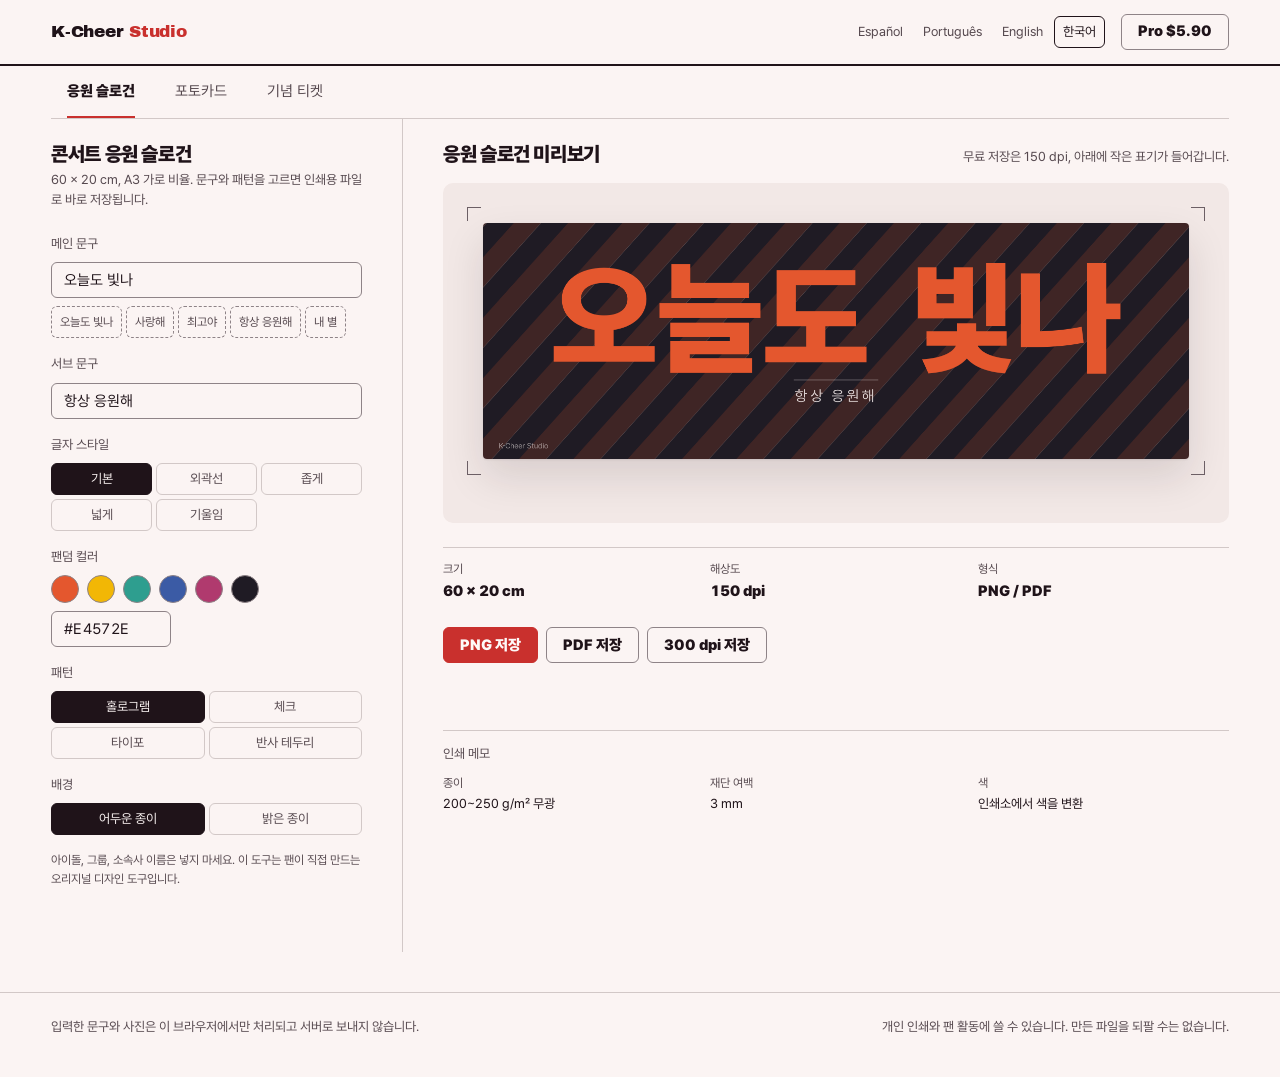
<file: index.html>
<!DOCTYPE html>
<html lang="ko">
  <head>
    <meta charset="utf-8" />
    <meta name="viewport" content="width=device-width, initial-scale=1" />
    <title>K-Cheer Studio · 콘서트 응원 슬로건과 포토카드 프레임 인쇄 도구</title>
    <meta
      name="description"
      content="팬덤 컬러와 문구로 콘서트 응원 슬로건, 투명 포토카드 프레임, 기념 티켓을 만들어 인쇄용 PNG와 PDF로 저장하는 도구입니다."
    />
    <link rel="icon" href="favicon.ico" sizes="any" />
    <link rel="icon" type="image/svg+xml" href="favicon.svg" />
    <link rel="apple-touch-icon" href="apple-touch-icon.png" />
    <link rel="stylesheet" href="css/tokens.css" />
    <link rel="stylesheet" href="css/app.css" />
  </head>
  <body>
    <a class="skip" href="#studio" data-i18n="skip">본문으로</a>

    <header class="topbar">
      <div class="topbar-in">
        <a class="wordmark" href="#slogan" aria-label="K-Cheer Studio">K-Cheer <span>Studio</span></a>

        <div class="lang" role="group" aria-label="Language" data-i18n-aria="nav.lang">
          <button class="lang-btn" type="button" data-set-lang="es" lang="es" aria-pressed="false">Español</button>
          <button class="lang-btn" type="button" data-set-lang="pt" lang="pt-BR" aria-pressed="false">Português</button>
          <button class="lang-btn" type="button" data-set-lang="en" lang="en" aria-pressed="false">English</button>
          <button class="lang-btn" type="button" data-set-lang="ko" lang="ko" aria-pressed="true">한국어</button>
        </div>

        <div class="pro-slot">
          <button class="btn btn-secondary" id="proToggle" type="button" aria-expanded="false" aria-controls="proPanel" data-i18n="pro.cta">
            Pro $5.90
          </button>
          <span class="pro-badge" id="proBadge" hidden>
            <svg width="12" height="12" viewBox="0 0 12 12" aria-hidden="true" focusable="false">
              <path d="M2.5 5V3.6a3.5 3.5 0 0 1 7 0V5" fill="none" stroke="currentColor" stroke-width="1.4" />
              <rect x="1.4" y="5" width="9.2" height="6" rx="1.2" fill="currentColor" opacity="0.2" />
              <rect x="1.4" y="5" width="9.2" height="6" rx="1.2" fill="none" stroke="currentColor" stroke-width="1.4" />
            </svg>
            <span data-i18n="pro.active">Pro 라이선스 활성</span>
          </span>
        </div>
      </div>

      <section class="pro-panel" id="proPanel" hidden aria-labelledby="proTitle">
        <div class="pro-panel-in">
          <div>
            <h2 id="proTitle" data-i18n="pro.panelTitle">Pro 팩 열기</h2>
            <p data-i18n="pro.panelBody">
              Pro는 프레임 20종, 300 dpi 출력, 하단 표기 제거를 엽니다. 구매 후 받은 라이선스 코드를 넣어 주세요.
            </p>
            <p class="fine" data-i18n="pro.buyLead">Gumroad 상점 링크는 아직 연결하지 않았습니다.</p>
          </div>
          <form class="code-form" id="codeForm" novalidate>
            <label class="visually-hidden" for="codeInput" data-i18n="pro.codeLabel">라이선스 코드</label>
            <input
              class="input"
              id="codeInput"
              name="license"
              type="text"
              autocomplete="off"
              spellcheck="false"
              placeholder="KCHEER-XXXX-0000"
              data-i18n-ph="pro.codePlaceholder"
            />
            <button class="btn btn-primary" type="submit" data-i18n="pro.apply">코드 확인</button>
            <p class="fine" id="codeMsg" role="status" aria-live="polite"></p>
          </form>
        </div>
      </section>
    </header>

    <main class="studio" id="studio">
      <div class="tabs" role="tablist" aria-label="Mode" data-i18n-aria="nav.tabs">
        <button class="tab" type="button" role="tab" id="tab-slogan" aria-controls="panel-slogan" aria-selected="true" data-mode="slogan" data-i18n="mode.slogan">
          응원 슬로건
        </button>
        <button class="tab" type="button" role="tab" id="tab-photo" aria-controls="panel-photo" aria-selected="false" tabindex="-1" data-mode="photo" data-i18n="mode.photo">
          포토카드
        </button>
        <button class="tab" type="button" role="tab" id="tab-ticket" aria-controls="panel-ticket" aria-selected="false" tabindex="-1" data-mode="ticket" data-i18n="mode.ticket">
          기념 티켓
        </button>
      </div>

      <div class="studio-grid">
        <div class="controls">
          <section class="panel" id="panel-slogan" role="tabpanel" aria-labelledby="tab-slogan" tabindex="0">
            <h2 data-i18n="slogan.title">콘서트 응원 슬로건</h2>
            <p class="panel-intro" data-i18n="slogan.intro">60 × 20 cm, A3 가로 비율. 문구와 패턴을 고르면 인쇄용 파일로 바로 저장됩니다.</p>

            <div class="field">
              <label class="label" for="sloganText" data-i18n="field.text">메인 문구</label>
              <input class="input" id="sloganText" type="text" maxlength="40" data-i18n-ph="slogan.phText" />
              <div class="chips" id="phraseChips">
                <button class="chip" type="button" data-phrase="p1"></button>
                <button class="chip" type="button" data-phrase="p2"></button>
                <button class="chip" type="button" data-phrase="p3"></button>
                <button class="chip" type="button" data-phrase="p4"></button>
                <button class="chip" type="button" data-phrase="p5"></button>
              </div>
            </div>

            <div class="field">
              <label class="label" for="sloganSub" data-i18n="field.sub">서브 문구</label>
              <input class="input" id="sloganSub" type="text" maxlength="60" data-i18n-ph="slogan.phSub" />
            </div>

            <div class="field">
              <span class="label" id="fontLabel" data-i18n="field.font">글자 스타일</span>
              <div class="seg" role="group" aria-labelledby="fontLabel" id="fontSeg">
                <button class="seg-btn" type="button" data-font="solid" aria-pressed="true" data-i18n="font.solid">Solid</button>
                <button class="seg-btn" type="button" data-font="outline" aria-pressed="false" data-i18n="font.outline">Outline</button>
                <button class="seg-btn" type="button" data-font="condensed" aria-pressed="false" data-i18n="font.condensed">Narrow</button>
                <button class="seg-btn" type="button" data-font="wide" aria-pressed="false" data-i18n="font.wide">Wide</button>
                <button class="seg-btn" type="button" data-font="slant" aria-pressed="false" data-i18n="font.slant">Slant</button>
              </div>
            </div>

            <div class="field">
              <span class="label" id="colorLabel" data-i18n="field.color">팬덤 컬러</span>
              <div class="swatches" role="group" aria-labelledby="colorLabel" id="sloganSwatches">
                <button class="swatch" type="button" data-color="#E4572E" aria-pressed="false" aria-label="#E4572E"></button>
                <button class="swatch" type="button" data-color="#F2B705" aria-pressed="false" aria-label="#F2B705"></button>
                <button class="swatch" type="button" data-color="#2E9E8F" aria-pressed="false" aria-label="#2E9E8F"></button>
                <button class="swatch" type="button" data-color="#3B5BA5" aria-pressed="false" aria-label="#3B5BA5"></button>
                <button class="swatch" type="button" data-color="#B03A6E" aria-pressed="false" aria-label="#B03A6E"></button>
                <button class="swatch" type="button" data-color="#1F1B24" aria-pressed="false" aria-label="#1F1B24"></button>
                <label class="visually-hidden" for="sloganHex" data-i18n="field.hex">HEX 코드</label>
                <input class="input hex-input" id="sloganHex" type="text" value="#E4572E" maxlength="7" spellcheck="false" />
              </div>
            </div>

            <div class="field">
              <span class="label" id="patternLabel" data-i18n="field.pattern">패턴</span>
              <div class="seg" role="group" aria-labelledby="patternLabel" id="patternSeg">
                <button class="seg-btn" type="button" data-pattern="holo" aria-pressed="true" data-i18n="pattern.holo">홀로그램</button>
                <button class="seg-btn" type="button" data-pattern="check" aria-pressed="false" data-i18n="pattern.check">체크</button>
                <button class="seg-btn" type="button" data-pattern="minimal" aria-pressed="false" data-i18n="pattern.minimal">타이포</button>
                <button class="seg-btn" type="button" data-pattern="border" aria-pressed="false" data-i18n="pattern.border">반사 테두리</button>
              </div>
            </div>

            <div class="field">
              <span class="label" id="groundLabel" data-i18n="field.ground">배경</span>
              <div class="seg" role="group" aria-labelledby="groundLabel" id="groundSeg">
                <button class="seg-btn" type="button" data-ground="dark" aria-pressed="true" data-i18n="ground.dark">어두운 종이</button>
                <button class="seg-btn" type="button" data-ground="light" aria-pressed="false" data-i18n="ground.light">밝은 종이</button>
              </div>
            </div>
          </section>

          <section class="panel" id="panel-photo" role="tabpanel" aria-labelledby="tab-photo" tabindex="0" hidden>
            <h2 data-i18n="photo.title">투명 포토카드 프레임</h2>
            <p class="panel-intro" data-i18n="photo.intro">55 × 85 mm. 가운데가 투명한 PNG라 사진 뒤에 얹으면 바로 포토카드가 됩니다.</p>

            <div class="field">
              <span class="label" data-i18n="field.frame">프레임</span>
              <div class="frame-grid" id="frameGrid" role="group" aria-label="Frame" data-i18n-aria="field.frame"></div>
            </div>

            <div class="field">
              <span class="label" data-i18n="field.photo">사진</span>
              <div class="upload">
                <label class="btn btn-secondary" for="photoInput" data-i18n="photo.upload">사진 올리기</label>
                <input class="visually-hidden" id="photoInput" type="file" accept="image/png,image/jpeg,image/webp" />
                <span class="upload-name" id="photoName" data-i18n="photo.none">선택한 사진 없음</span>
                <button class="chip" type="button" id="photoClear" hidden data-i18n="photo.remove">지우기</button>
              </div>
              <p class="fine" data-i18n="photo.hint">사진은 브라우저 안에서만 처리되고 어디에도 전송되지 않습니다.</p>
              <p class="fine" id="photoMsg" role="status" aria-live="polite"></p>
            </div>

            <div class="field">
              <label class="label" for="photoNameInput" data-i18n="field.name">이름 각인</label>
              <input class="input" id="photoNameInput" type="text" maxlength="16" data-i18n-ph="photo.phName" />
            </div>

            <div class="field">
              <span class="label" id="photoColorLabel" data-i18n="field.color">팬덤 컬러</span>
              <div class="swatches" role="group" aria-labelledby="photoColorLabel" id="photoSwatches">
                <button class="swatch" type="button" data-color="#E4572E" aria-pressed="false" aria-label="#E4572E"></button>
                <button class="swatch" type="button" data-color="#F2B705" aria-pressed="false" aria-label="#F2B705"></button>
                <button class="swatch" type="button" data-color="#2E9E8F" aria-pressed="false" aria-label="#2E9E8F"></button>
                <button class="swatch" type="button" data-color="#3B5BA5" aria-pressed="false" aria-label="#3B5BA5"></button>
                <button class="swatch" type="button" data-color="#B03A6E" aria-pressed="true" aria-label="#B03A6E"></button>
                <button class="swatch" type="button" data-color="#1F1B24" aria-pressed="false" aria-label="#1F1B24"></button>
                <label class="visually-hidden" for="photoHex" data-i18n="field.hex">HEX 코드</label>
                <input class="input hex-input" id="photoHex" type="text" value="#B03A6E" maxlength="7" spellcheck="false" />
              </div>
            </div>

            <div class="field">
              <label class="label" for="photoDate" data-i18n="field.date">날짜 각인</label>
              <input class="input" id="photoDate" type="date" />
            </div>
          </section>

          <section class="panel" id="panel-ticket" role="tabpanel" aria-labelledby="tab-ticket" tabindex="0" hidden>
            <h2 data-i18n="ticket.title">기념 티켓과 응원봉 리본</h2>
            <p class="panel-intro" data-i18n="ticket.intro">공연 날짜와 공연장 메모를 남기는 티켓과 리본 두 가지 도안입니다.</p>

            <div class="field">
              <span class="label" id="variantLabel" data-i18n="field.variant">도안</span>
              <div class="seg" role="group" aria-labelledby="variantLabel" id="variantSeg">
                <button class="seg-btn" type="button" data-variant="ticket" aria-pressed="true" data-i18n="variant.ticket">티켓</button>
                <button class="seg-btn" type="button" data-variant="ribbon" aria-pressed="false" data-i18n="variant.ribbon">리본</button>
              </div>
            </div>

            <div class="field">
              <label class="label" for="ticketTitle" data-i18n="field.title">문구</label>
              <input class="input" id="ticketTitle" type="text" maxlength="30" data-i18n-ph="ticket.phTitle" />
            </div>

            <div class="field">
              <label class="label" for="ticketDate" data-i18n="field.date2">공연 날짜</label>
              <input class="input" id="ticketDate" type="date" />
            </div>

            <div class="field">
              <label class="label" for="ticketVenue" data-i18n="field.venue">공연장 메모</label>
              <input class="input" id="ticketVenue" type="text" maxlength="36" data-i18n-ph="ticket.phVenue" />
            </div>

            <div class="field">
              <span class="label" id="ticketColorLabel" data-i18n="field.color">팬덤 컬러</span>
              <div class="swatches" role="group" aria-labelledby="ticketColorLabel" id="ticketSwatches">
                <button class="swatch" type="button" data-color="#E4572E" aria-pressed="false" aria-label="#E4572E"></button>
                <button class="swatch" type="button" data-color="#F2B705" aria-pressed="false" aria-label="#F2B705"></button>
                <button class="swatch" type="button" data-color="#2E9E8F" aria-pressed="false" aria-label="#2E9E8F"></button>
                <button class="swatch" type="button" data-color="#3B5BA5" aria-pressed="false" aria-label="#3B5BA5"></button>
                <button class="swatch" type="button" data-color="#B03A6E" aria-pressed="false" aria-label="#B03A6E"></button>
                <button class="swatch" type="button" data-color="#1F1B24" aria-pressed="false" aria-label="#1F1B24"></button>
                <label class="visually-hidden" for="ticketHex" data-i18n="field.hex">HEX 코드</label>
                <input class="input hex-input" id="ticketHex" type="text" value="#B03A6E" maxlength="7" spellcheck="false" />
              </div>
            </div>
          </section>

          <p class="fine legal" data-i18n="legal.hint">
            아이돌, 그룹, 소속사 이름은 넣지 마세요. 이 도구는 팬이 직접 만드는 오리지널 디자인 도구입니다.
          </p>
        </div>

        <div class="proof">
          <div class="proof-head">
            <h2 id="proofTitle" data-i18n="proof.sloganHead">응원 슬로건 미리보기</h2>
            <p class="ground-note" id="proofNote" data-i18n="proof.noteFree">무료 저장은 150 dpi, 하단에 작은 표기가 들어갑니다.</p>
          </div>

          <div class="sheet-wrap">
            <div class="sheet" id="sheet">
              <span class="crop crop-tl" aria-hidden="true"></span>
              <span class="crop crop-tr" aria-hidden="true"></span>
              <span class="crop crop-bl" aria-hidden="true"></span>
              <span class="crop crop-br" aria-hidden="true"></span>
              <canvas id="sheetCanvas" role="img" aria-label="Print preview" data-i18n-aria="proof.aria" width="1200" height="400"></canvas>
            </div>
          </div>

          <dl class="spec">
            <div>
              <dt data-i18n="spec.size">크기</dt>
              <dd id="specSize">60 × 20 cm</dd>
            </div>
            <div>
              <dt data-i18n="spec.dpi">해상도</dt>
              <dd id="specDpi">150 dpi</dd>
            </div>
            <div>
              <dt data-i18n="spec.format">형식</dt>
              <dd id="specFormat">PNG</dd>
            </div>
          </dl>

          <div class="actions">
            <button class="btn btn-primary" type="button" id="pngBtn" data-i18n="dl.png">PNG 저장</button>
            <button class="btn btn-secondary" type="button" id="pdfBtn" data-i18n="dl.pdf">PDF 저장</button>
            <button class="btn btn-secondary" type="button" id="hiresBtn" data-i18n="dl.hires">300 dpi 저장</button>
          </div>
          <p class="fine" id="dlMsg" role="status" aria-live="polite"></p>

          <div class="notes">
            <h3 data-i18n="print.title">인쇄 메모</h3>
            <dl class="notes-list">
              <div>
                <dt data-i18n="print.paper">종이</dt>
                <dd data-i18n="print.paperValue">200~250 g/m² 무광</dd>
              </div>
              <div>
                <dt data-i18n="print.bleed">재단 여백</dt>
                <dd data-i18n="print.bleedValue">3 mm</dd>
              </div>
              <div>
                <dt data-i18n="print.colour">색</dt>
                <dd data-i18n="print.colourValue">인쇄소에서 색을 변환</dd>
              </div>
            </dl>
          </div>
        </div>
      </div>
    </main>

    <footer class="foot">
      <div class="foot-in">
        <p data-i18n="footer.privacy">입력한 문구와 사진은 이 브라우저에서만 처리되고 서버로 보내지 않습니다.</p>
        <p data-i18n="footer.license">개인 인쇄와 팬 활동에 쓸 수 있습니다. 만든 파일을 되팔 수는 없습니다.</p>
      </div>
    </footer>

    <script src="js/config.js"></script>
    <script src="js/i18n.js"></script>
    <script src="js/frames.js"></script>
    <script src="js/render.js"></script>
    <script src="js/app.js"></script>
  </body>
</html>
</file>
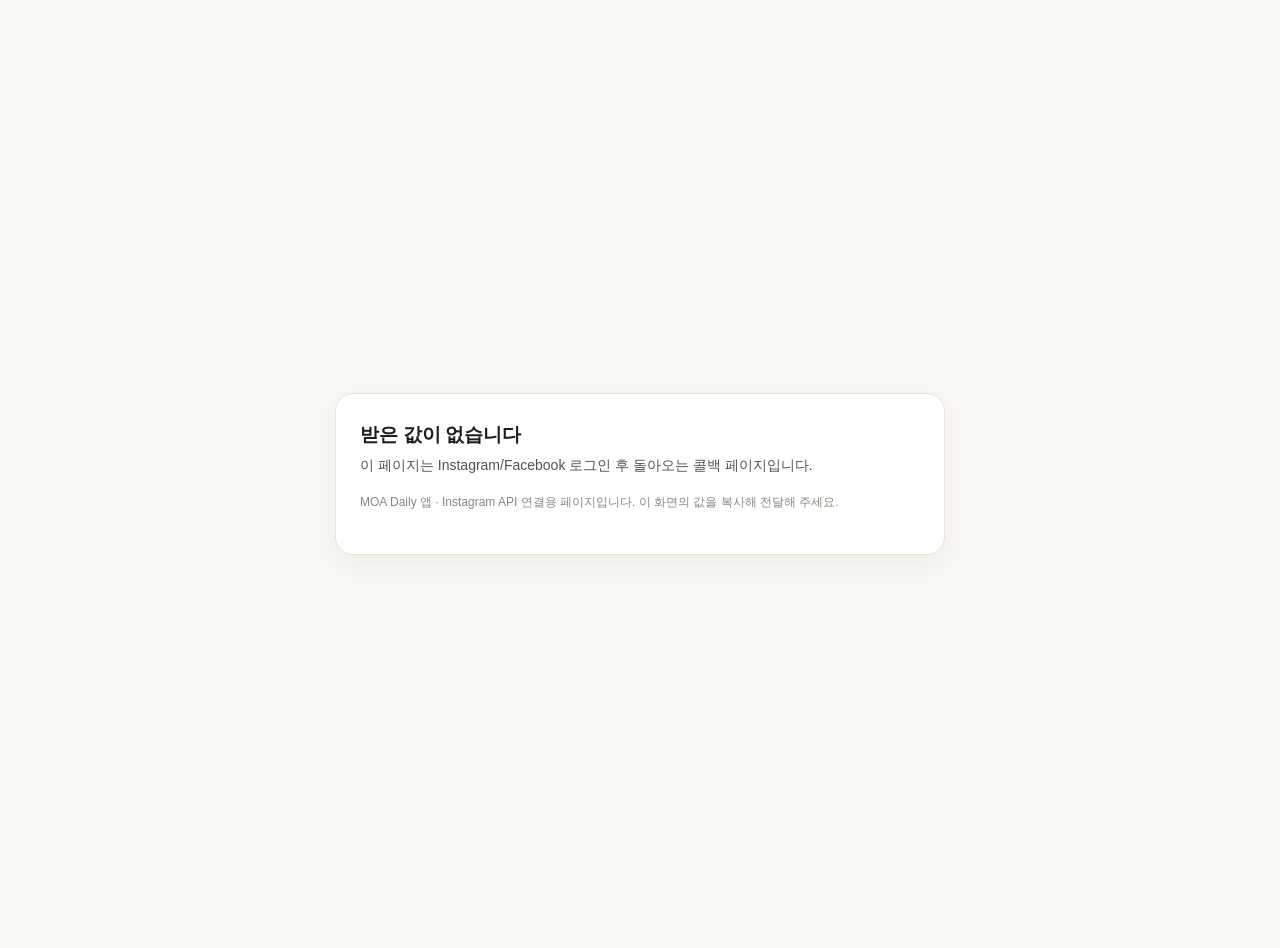
<file: oauth/index.html>
<!doctype html>
<html lang="ko">
<head>
<meta charset="utf-8">
<meta name="viewport" content="width=device-width,initial-scale=1">
<meta name="robots" content="noindex,nofollow">
<title>MOA Daily · 연결 콜백</title>
<style>
  :root { color-scheme: light; }
  body { margin:0; min-height:100vh; display:flex; align-items:center; justify-content:center;
         font-family:-apple-system,BlinkMacSystemFont,"Apple SD Gothic Neo","Segoe UI",Roboto,sans-serif;
         background:#faf8f5; color:#1d1d1f; padding:24px; }
  .card { width:100%; max-width:560px; background:#fff; border:1px solid #e8e3db; border-radius:18px;
          padding:28px 24px; box-shadow:0 10px 30px rgba(0,0,0,.05); }
  h1 { font-size:19px; margin:0 0 6px; letter-spacing:-.01em; }
  p { font-size:14px; line-height:1.6; color:#55524d; margin:0 0 14px; }
  .label { font-size:12px; text-transform:uppercase; letter-spacing:.08em; color:#8a857e; margin-bottom:6px; }
  code { display:block; word-break:break-all; font-family:ui-monospace,SFMono-Regular,Menlo,monospace;
         font-size:13px; background:#f4f1ec; border:1px solid #e8e3db; border-radius:12px; padding:14px; }
  .muted { font-size:12px; color:#8a857e; margin-top:16px; }
  .ok { color:#1d6b3f; font-weight:600; }
</style>
</head>
<body>
  <div class="card">
    <h1 id="title">연결 결과를 확인하는 중…</h1>
    <p id="desc">잠시만 기다려 주세요.</p>
    <div id="box" hidden>
      <div class="label" id="paramLabel">code</div>
      <code id="paramValue"></code>
    </div>
    <p class="muted">MOA Daily 앱 · Instagram API 연결용 페이지입니다. 이 화면의 값을 복사해 전달해 주세요.</p>
  </div>
<script>
(function () {
  var q = new URLSearchParams(location.search);
  var h = new URLSearchParams(location.hash.replace(/^#/, ''));
  function get(k) { return q.get(k) || h.get(k) || ''; }
  var code = get('code'), state = get('state'), error = get('error'), desc = get('error_description');
  var title = document.getElementById('title'), d = document.getElementById('desc');
  var box = document.getElementById('box'), pl = document.getElementById('paramLabel'), pv = document.getElementById('paramValue');
  if (error) {
    title.textContent = '연결이 완료되지 않았습니다';
    d.textContent = error + (desc ? ' — ' + desc : '');
    pl.textContent = 'error'; pv.textContent = error; box.hidden = false;
  } else if (code) {
    title.innerHTML = '<span class="ok">연결 코드를 받았습니다</span>';
    d.textContent = '아래 코드를 복사해서 보내 주세요. (코드는 1시간 동안 한 번만 사용할 수 있습니다)';
    pl.textContent = 'code'; pv.textContent = code; box.hidden = false;
    if (state) { var s = document.createElement('code'); s.textContent = 'state: ' + state; box.appendChild(s); }
  } else {
    title.textContent = '받은 값이 없습니다';
    d.textContent = '이 페이지는 Instagram/Facebook 로그인 후 돌아오는 콜백 페이지입니다.';
  }
})();
</script>
</body>
</html>
</file>
<file: css/tokens.css>
/* Hallmark · tokens · K-Cheer Studio · print studio light · v2.0.0 */
:root {
  color-scheme: light;

  --color-paper: oklch(97.2% 0.008 25);
  --color-paper-2: oklch(93.8% 0.012 25);
  --color-paper-3: oklch(88.5% 0.016 22);
  --color-ink: oklch(20.5% 0.022 350);
  --color-ink-2: oklch(42% 0.02 350);
  --color-ink-3: oklch(50% 0.018 350);
  --color-rule: oklch(84% 0.012 25);
  --color-edge: oklch(62% 0.015 350);
  --color-accent: oklch(55% 0.19 27);
  --color-accent-hover: oklch(48.5% 0.185 27);
  --color-accent-ink: oklch(98.5% 0.006 27);
  --color-accent-soft: oklch(93.5% 0.04 27);
  --color-focus: oklch(52% 0.19 27);
  --color-seal: oklch(40% 0.09 250);
  --color-seal-ink: oklch(97% 0.01 250);

  --font-display: 'Archivo Black', 'Pretendard', system-ui, sans-serif;
  --font-body: 'Pretendard', system-ui, sans-serif;

  --text-xs: 0.75rem;
  --text-sm: 0.8125rem;
  --text-md: 0.9375rem;
  --text-body: 1rem;
  --text-lg: 1.25rem;
  --text-xl: 1.75rem;
  --text-2xl: 2.5rem;

  --space-3xs: 2px;
  --space-2xs: 4px;
  --space-xs: 8px;
  --space-sm: 12px;
  --space-md: 16px;
  --space-lg: 24px;
  --space-xl: 40px;
  --space-2xl: 64px;
  --space-3xl: 96px;
  --space-4xl: 144px;

  --radius-sm: 6px;
  --radius: 10px;
  --radius-sheet: 4px;
  --radius-round: 999px;

  --dur-micro: 120ms;
  --dur-short: 220ms;
  --dur-long: 420ms;
  --ease-out: cubic-bezier(0.16, 1, 0.3, 1);
  --ease-in-out: cubic-bezier(0.65, 0, 0.35, 1);

  --z-base: 1;
  --z-raised: 10;
  --z-sticky: 200;
  --z-nav: 300;
  --z-modal: 400;
  --z-toast: 500;

  --measure: 68ch;
  --container: 1520px;
  --gutter: clamp(16px, 4vw, 56px);
  --rail: 352px;
  --control-h: 36px;
  --hit: 44px;
  --shadow-sheet: 0 1px 2px oklch(20.5% 0.022 350 / 0.08), 0 18px 40px oklch(20.5% 0.022 350 / 0.12);
  --shadow-raised: 0 1px 2px oklch(20.5% 0.022 350 / 0.06);
}
</file>
<file: css/app.css>
/* Hallmark · shape: app screen · genre: editorial · theme: custom, print studio (by request) · posture: restrained · nav: top bar, wordmark and language switch · footer: one line of licence and mark · v2.0.0
 * Hallmark · pre-emit critique: P5 H4 E4 S5 R4 V4 · weakest: E, the proof pane was a grey box; it now carries crop marks, a spec strip and the live print at sheet scale
 * Hallmark · signature: the proof sheet, the artwork printed on paper with crop marks and its own measurements
 * Hallmark · sweep: 0 FAIL · 0 REFLEX · 2 WARN settled · render tier run at 1280, 1440, 1920 and 375
 */
/* Hallmark · dismissed 3 · the three columns are text labels in a segmented control, no tiles or icons */
/* Hallmark · answered F4 · one filled action per screen, Save PNG; the ink fill on a pressed segment is a selection state */

@font-face {
  font-family: 'Pretendard Black';
  src: url('../assets/fonts/Pretendard-Black.woff2') format('woff2');
  font-weight: 400;
  font-style: normal;
  font-display: swap;
}
@font-face {
  font-family: 'Pretendard';
  src: url('../assets/fonts/Pretendard-Regular.woff2') format('woff2');
  font-weight: 400;
  font-style: normal;
  font-display: swap;
}
@font-face {
  font-family: 'Pretendard';
  src: url('../assets/fonts/Pretendard-Black.woff2') format('woff2');
  font-weight: 900;
  font-style: normal;
  font-display: swap;
}
@font-face {
  font-family: 'Archivo Black';
  src: url('../assets/fonts/archivo-black-latin.woff2') format('woff2');
  font-weight: 400;
  font-style: normal;
  font-display: swap;
  unicode-range: U+0000-00FF, U+0131, U+0152-0153, U+02BB-02BC, U+02C6, U+02DA, U+02DC, U+0304, U+0308, U+0329, U+2000-206F, U+20AC, U+2122, U+2191, U+2193, U+2212, U+2215, U+FEFF, U+FFFD;
}
@font-face {
  font-family: 'Archivo Black';
  src: url('../assets/fonts/archivo-black-latin-ext.woff2') format('woff2');
  font-weight: 400;
  font-style: normal;
  font-display: swap;
  unicode-range: U+0100-02BA, U+02BD-02C5, U+02C7-02CC, U+02CE-02D7, U+02DD-02FF, U+0304, U+0308, U+0329, U+1D00-1DBF, U+1E00-1E9F, U+1EF2-1EFF, U+2020, U+20A0-20AB, U+20AD-20C4, U+2113, U+2C60-2C7F, U+A720-A7FF;
}

*,
*::before,
*::after {
  box-sizing: border-box;
}

[hidden] {
  display: none !important;
}

html,
body {
  overflow-x: clip;
}

html {
  -webkit-text-size-adjust: 100%;
  scroll-padding-top: var(--space-2xl);
}

body {
  margin: 0;
  background: var(--color-paper);
  color: var(--color-ink);
  font-family: var(--font-body);
  font-size: var(--text-body);
  line-height: 1.55;
  font-synthesis: none;
  caret-color: var(--color-accent);
  scrollbar-color: var(--color-edge) var(--color-paper-2);
}

::selection {
  background: var(--color-accent-soft);
  color: var(--color-ink);
}

h1,
h2,
h3 {
  margin: 0;
  font-weight: 900;
  letter-spacing: -0.02em;
  line-height: 1.15;
  overflow-wrap: break-word;
  min-width: 0;
  text-wrap: balance;
}

p {
  margin: 0;
  text-wrap: pretty;
}

a {
  color: var(--color-ink);
  text-underline-offset: 0.2em;
  text-decoration-thickness: 1px;
}

a:hover {
  color: var(--color-accent);
}

:where(a, button, input, textarea, select, [tabindex]):focus-visible {
  outline: 2px solid var(--color-focus);
  outline-offset: 2px;
  border-radius: var(--radius-sm);
}

.skip {
  position: absolute;
  left: var(--space-md);
  top: -100px;
  z-index: var(--z-toast);
  background: var(--color-ink);
  color: var(--color-paper);
  padding: var(--space-xs) var(--space-md);
  border-radius: var(--radius-sm);
  font-size: var(--text-sm);
}

.skip:focus {
  top: var(--space-xs);
}

/* ---------- top bar ---------- */

.topbar {
  position: sticky;
  top: 0;
  z-index: var(--z-nav);
  background: var(--color-paper);
  border-bottom: 2px solid var(--color-ink);
}

.topbar-in {
  max-width: var(--container);
  margin-inline: auto;
  padding-inline: var(--gutter);
  min-height: 64px;
  display: flex;
  align-items: center;
  gap: var(--space-md);
  flex-wrap: wrap;
}

.wordmark {
  font-family: var(--font-display);
  font-size: 1.0625rem;
  letter-spacing: -0.015em;
  text-decoration: none;
  white-space: nowrap;
}

.wordmark:hover {
  color: var(--color-ink);
}

.wordmark span {
  color: var(--color-accent);
}

.lang {
  margin-left: auto;
  display: flex;
  gap: var(--space-3xs);
  flex-wrap: wrap;
}

.lang-btn {
  height: 32px;
  padding-inline: var(--space-xs);
  border: 1px solid transparent;
  border-radius: var(--radius-sm);
  background: transparent;
  color: var(--color-ink-2);
  font: inherit;
  font-size: var(--text-sm);
  white-space: nowrap;
}

.lang-btn:hover {
  color: var(--color-ink);
  background: var(--color-paper-2);
}

.lang-btn[aria-pressed='true'] {
  color: var(--color-ink);
  border-color: var(--color-ink);
}

.pro-slot {
  display: flex;
  align-items: center;
  gap: var(--space-xs);
}

.pro-badge {
  display: inline-flex;
  align-items: center;
  gap: var(--space-2xs);
  height: 32px;
  padding-inline: var(--space-sm);
  border-radius: var(--radius-sm);
  background: var(--color-ink);
  color: var(--color-paper);
  font-size: var(--text-sm);
  white-space: nowrap;
}

.pro-badge svg {
  flex-shrink: 0;
}

/* ---------- pro panel ---------- */

.pro-panel {
  border-bottom: 1px solid var(--color-rule);
  background: var(--color-paper-2);
}

.pro-panel-in {
  max-width: var(--container);
  margin-inline: auto;
  padding: var(--space-lg) var(--gutter);
  display: grid;
  grid-template-columns: minmax(0, 1fr) minmax(0, 1fr);
  gap: var(--space-lg) var(--space-2xl);
  align-items: start;
}

.pro-panel h2 {
  font-size: var(--text-lg);
}

.pro-panel p {
  font-size: var(--text-sm);
  color: var(--color-ink-2);
  max-width: 46ch;
  margin-top: var(--space-2xs);
}

.code-form {
  display: flex;
  gap: var(--space-xs);
  align-items: flex-start;
  flex-wrap: wrap;
}

.code-form input {
  flex: 1 1 14rem;
  min-width: 0;
}

.fine {
  font-size: var(--text-xs);
  color: var(--color-ink-2);
  margin-top: var(--space-xs);
  min-height: 1lh;
}

.fine[data-tone='error'] {
  color: var(--color-accent);
}

.slot-fill {
  color: var(--color-ink-2);
  border-bottom: 1px dashed var(--color-edge);
}

/* ---------- studio shell ---------- */

.studio {
  width: 100%;
  max-width: var(--container);
  margin-inline: auto;
  padding-inline: var(--gutter);
  flex: 1;
}

.tabs {
  display: flex;
  gap: var(--space-xs);
  border-bottom: 1px solid var(--color-rule);
  overflow-x: auto;
  scrollbar-width: none;
}

.tabs::-webkit-scrollbar {
  display: none;
}

.tab {
  position: relative;
  height: 52px;
  padding-inline: var(--space-md);
  border: 0;
  background: transparent;
  color: var(--color-ink-2);
  font: inherit;
  font-size: var(--text-md);
  white-space: nowrap;
}

.tab:hover {
  color: var(--color-ink);
}

.tab[aria-selected='true'] {
  color: var(--color-ink);
  font-weight: 900;
}

.tab[aria-selected='true']::after {
  content: '';
  position: absolute;
  inset-inline: var(--space-md);
  bottom: -1px;
  height: 3px;
  background: var(--color-accent);
}

.studio-grid {
  display: grid;
  grid-template-columns: var(--rail) minmax(0, 1fr);
  align-items: start;
}

.controls {
  padding: var(--space-lg) var(--space-xl) var(--space-2xl) 0;
  border-right: 1px solid var(--color-rule);
  min-width: 0;
}

.proof {
  padding: var(--space-lg) 0 var(--space-2xl) var(--space-xl);
  min-width: 0;
}

/* ---------- controls ---------- */

.panel > h2 {
  font-size: var(--text-lg);
  margin-bottom: var(--space-2xs);
}

.panel-intro {
  font-size: var(--text-sm);
  color: var(--color-ink-2);
  margin-bottom: var(--space-lg);
  max-width: 40ch;
}

.field {
  display: grid;
  gap: var(--space-xs);
  margin-bottom: var(--space-md);
  min-width: 0;
}

.field > .label,
.field > label {
  font-size: var(--text-sm);
  color: var(--color-ink-2);
}

.input,
select.input {
  height: var(--control-h);
  width: 100%;
  padding-inline: var(--space-sm);
  border: 1px solid var(--color-edge);
  border-radius: var(--radius-sm);
  background: var(--color-paper);
  color: var(--color-ink);
  font: inherit;
  font-size: var(--text-md);
}

.input::placeholder {
  color: var(--color-ink-3);
  opacity: 1;
}

.input:hover {
  border-color: var(--color-ink-2);
}

.input[readonly] {
  background: var(--color-paper-2);
}

.row {
  display: flex;
  gap: var(--space-xs);
  align-items: center;
  flex-wrap: wrap;
}

.row-tight {
  gap: var(--space-2xs);
}

.seg {
  display: flex;
  flex-wrap: wrap;
  gap: var(--space-2xs);
}

.seg .seg-btn {
  width: 100%;
}

#fontSeg {
  display: grid;
  grid-template-columns: repeat(3, minmax(0, 1fr));
}

#patternSeg,
#groundSeg,
#variantSeg {
  display: grid;
  grid-template-columns: repeat(2, minmax(0, 1fr));
}

.seg-btn {
  height: 32px;
  padding-inline: var(--space-sm);
  border: 1px solid var(--color-rule);
  border-radius: var(--radius-sm);
  background: var(--color-paper);
  color: var(--color-ink-2);
  font: inherit;
  font-size: var(--text-sm);
  white-space: nowrap;
}

.seg-btn:hover {
  border-color: var(--color-ink-2);
  color: var(--color-ink);
}

.seg-btn[aria-pressed='true'] {
  background: var(--color-ink);
  border-color: var(--color-ink);
  color: var(--color-paper);
}

.swatches {
  display: flex;
  gap: var(--space-xs);
  flex-wrap: wrap;
  align-items: center;
}

.swatch {
  width: 28px;
  height: 28px;
  border-radius: var(--radius-round);
  border: 1px solid var(--color-edge);
  padding: 0;
  cursor: pointer;
}

.swatch:hover {
  border-color: var(--color-ink);
}

.swatch[aria-pressed='true'] {
  box-shadow: 0 0 0 2px var(--color-paper), 0 0 0 4px var(--color-ink);
}

.hex-input {
  width: 7.5rem;
  font-variant-numeric: tabular-nums;
  letter-spacing: 0.02em;
}

.chips {
  display: flex;
  flex-wrap: wrap;
  gap: var(--space-2xs);
}

.chip {
  height: 32px;
  padding-inline: var(--space-xs);
  border: 1px dashed var(--color-edge);
  border-radius: var(--radius-sm);
  background: transparent;
  color: var(--color-ink-2);
  font: inherit;
  font-size: var(--text-xs);
  white-space: nowrap;
}

.chip:hover {
  border-style: solid;
  border-color: var(--color-ink);
  color: var(--color-ink);
}

.frame-grid {
  display: grid;
  grid-template-columns: repeat(4, minmax(0, 1fr));
  gap: var(--space-xs);
}

.frame-btn {
  display: grid;
  gap: var(--space-2xs);
  justify-items: stretch;
  padding: var(--space-2xs);
  border: 1px solid var(--color-rule);
  border-radius: var(--radius-sm);
  background: var(--color-paper);
  min-width: 0;
}

.frame-btn:hover {
  border-color: var(--color-ink-2);
}

.frame-btn[aria-pressed='true'] {
  border-color: var(--color-ink);
  box-shadow: inset 0 0 0 1px var(--color-ink);
}

.frame-btn canvas {
  display: block;
  width: 100%;
  height: auto;
  border-radius: 3px;
}

.frame-meta {
  display: flex;
  justify-content: space-between;
  gap: var(--space-2xs);
  font-size: var(--text-xs);
  color: var(--color-ink-2);
  min-width: 0;
}

.frame-meta span {
  overflow: hidden;
  text-overflow: ellipsis;
  white-space: nowrap;
}

.frame-meta .pro-mark {
  color: var(--color-accent);
  flex-shrink: 0;
}

.upload {
  display: flex;
  align-items: center;
  gap: var(--space-xs);
  flex-wrap: wrap;
}

.upload-name {
  font-size: var(--text-sm);
  color: var(--color-ink-2);
  overflow: hidden;
  text-overflow: ellipsis;
  white-space: nowrap;
  max-width: 14rem;
}

.visually-hidden {
  position: absolute;
  width: 1px;
  height: 1px;
  margin: -1px;
  padding: 0;
  overflow: hidden;
  clip-path: inset(50%);
  white-space: nowrap;
  border: 0;
}

/* ---------- proof ---------- */

.proof-head {
  display: flex;
  align-items: baseline;
  justify-content: space-between;
  gap: var(--space-md);
  flex-wrap: wrap;
  margin-bottom: var(--space-md);
}

.proof-head h2 {
  font-size: var(--text-lg);
}

.proof-head .ground-note {
  font-size: var(--text-sm);
  color: var(--color-ink-2);
}

.sheet-wrap {
  position: relative;
  padding: var(--space-xl) var(--space-xl) var(--space-2xl);
  background: var(--color-paper-2);
  border-radius: var(--radius);
}

.sheet {
  position: relative;
  margin-inline: auto;
  max-width: 100%;
  background: var(--color-paper);
  border-radius: var(--radius-sheet);
  box-shadow: var(--shadow-sheet);
}

.sheet canvas {
  display: block;
  width: 100%;
  height: auto;
  border-radius: var(--radius-sheet);
}

.sheet.is-photo {
  max-width: 21rem;
  background-color: var(--color-paper);
  background-image: repeating-conic-gradient(var(--color-paper-2) 0% 25%, var(--color-paper) 0% 50%);
  background-size: 16px 16px;
}

.sheet.is-ticket {
  max-width: 34rem;
}

.sheet.is-ribbon {
  max-width: 7.5rem;
}

.crop {
  position: absolute;
  width: 14px;
  height: 14px;
  border: 0 solid var(--color-ink-3);
  pointer-events: none;
}

.crop-tl {
  top: calc(-1 * var(--space-md));
  left: calc(-1 * var(--space-md));
  border-left-width: 1px;
  border-top-width: 1px;
}

.crop-tr {
  top: calc(-1 * var(--space-md));
  right: calc(-1 * var(--space-md));
  border-right-width: 1px;
  border-top-width: 1px;
}

.crop-bl {
  bottom: calc(-1 * var(--space-md));
  left: calc(-1 * var(--space-md));
  border-left-width: 1px;
  border-bottom-width: 1px;
}

.crop-br {
  bottom: calc(-1 * var(--space-md));
  right: calc(-1 * var(--space-md));
  border-right-width: 1px;
  border-bottom-width: 1px;
}

.spec {
  display: grid;
  grid-template-columns: repeat(3, minmax(0, 1fr));
  gap: var(--space-md);
  margin: var(--space-lg) 0 0;
  padding-top: var(--space-sm);
  border-top: 1px solid var(--color-rule);
}

.spec dt {
  font-size: var(--text-xs);
  color: var(--color-ink-2);
}

.spec dd {
  margin: var(--space-3xs) 0 0;
  font-size: var(--text-md);
  font-weight: 900;
  font-variant-numeric: tabular-nums;
}

.actions {
  display: flex;
  flex-wrap: wrap;
  gap: var(--space-xs);
  margin-top: var(--space-lg);
}

.notes {
  margin-top: var(--space-xl);
  padding-top: var(--space-md);
  border-top: 1px solid var(--color-rule);
}

.notes h3 {
  font-size: var(--text-sm);
  font-weight: 400;
  color: var(--color-ink-2);
  letter-spacing: 0;
}

.notes-list {
  display: grid;
  grid-template-columns: repeat(3, minmax(0, 1fr));
  gap: var(--space-md);
  margin: var(--space-sm) 0 0;
}

.notes-list dt {
  font-size: var(--text-xs);
  color: var(--color-ink-2);
}

.notes-list dd {
  margin: var(--space-3xs) 0 0;
  font-size: var(--text-sm);
}

/* ---------- buttons ---------- */

.btn {
  display: inline-flex;
  align-items: center;
  justify-content: center;
  gap: var(--space-xs);
  height: var(--control-h);
  padding-inline: var(--space-md);
  border-radius: var(--radius-sm);
  border: 1px solid transparent;
  font: inherit;
  font-size: var(--text-md);
  font-weight: 900;
  white-space: nowrap;
  cursor: pointer;
}

.btn svg {
  flex-shrink: 0;
}

.btn-primary {
  background: var(--color-accent);
  border-color: var(--color-accent);
  color: var(--color-accent-ink);
}

.btn-primary:hover {
  background: var(--color-accent-hover);
  border-color: var(--color-accent-hover);
}

.btn-primary:active {
  transform: translateY(1px);
}

.btn-secondary {
  background: var(--color-paper);
  border-color: var(--color-edge);
  color: var(--color-ink);
}

.btn-secondary:hover {
  background: var(--color-paper-2);
  border-color: var(--color-ink);
}

.btn-secondary:active {
  transform: translateY(1px);
}

.btn[disabled] {
  opacity: 0.55;
  cursor: not-allowed;
  transform: none;
}

.btn[disabled]:hover {
  background: var(--color-accent);
  border-color: var(--color-accent);
}

/* ---------- footer ---------- */

.foot {
  border-top: 1px solid var(--color-rule);
  margin-top: var(--space-xl);
}

.foot-in {
  max-width: var(--container);
  margin-inline: auto;
  padding: var(--space-lg) var(--gutter) var(--space-xl);
  display: flex;
  gap: var(--space-md) var(--space-xl);
  flex-wrap: wrap;
  justify-content: space-between;
  font-size: var(--text-sm);
  color: var(--color-ink-2);
}

.foot-in p {
  max-width: 52ch;
}

/* ---------- motion ---------- */

@media (prefers-reduced-motion: reduce) {
  *,
  *::before,
  *::after {
    animation-duration: 0.01ms !important;
    animation-iteration-count: 1 !important;
    transition-duration: 0.01ms !important;
    scroll-behavior: auto !important;
  }
}

@media (pointer: coarse) {
  .btn,
  .seg-btn,
  .lang-btn {
    min-height: var(--hit);
  }
}

/* ---------- responsive ---------- */

@media (max-width: 68rem) {
  .studio-grid {
    grid-template-columns: minmax(0, 1fr);
  }

  .controls {
    order: 2;
    padding: var(--space-lg) 0 var(--space-xl);
    border-right: 0;
  }

  .proof {
    order: 1;
    padding: var(--space-lg) 0 0;
  }

  .pro-panel-in {
    grid-template-columns: minmax(0, 1fr);
  }
}

@media (max-width: 40rem) {
  .wordmark {
    font-size: 1rem;
  }

  .topbar-in {
    gap: var(--space-xs);
    padding-block: var(--space-xs);
  }

  .lang {
    order: 3;
    margin-left: 0;
    width: 100%;
  }

  .pro-slot {
    margin-left: auto;
  }

  .sheet-wrap {
    padding: var(--space-md) var(--space-md) var(--space-xl);
  }

  .crop {
    display: none;
  }

  .frame-grid {
    grid-template-columns: repeat(4, minmax(0, 1fr));
  }

  .hex-input {
    width: 6.5rem;
  }

  .notes-list {
    grid-template-columns: minmax(0, 1fr);
    gap: var(--space-sm);
  }

  .actions .btn {
    flex: 1 1 auto;
  }
}
</file>
